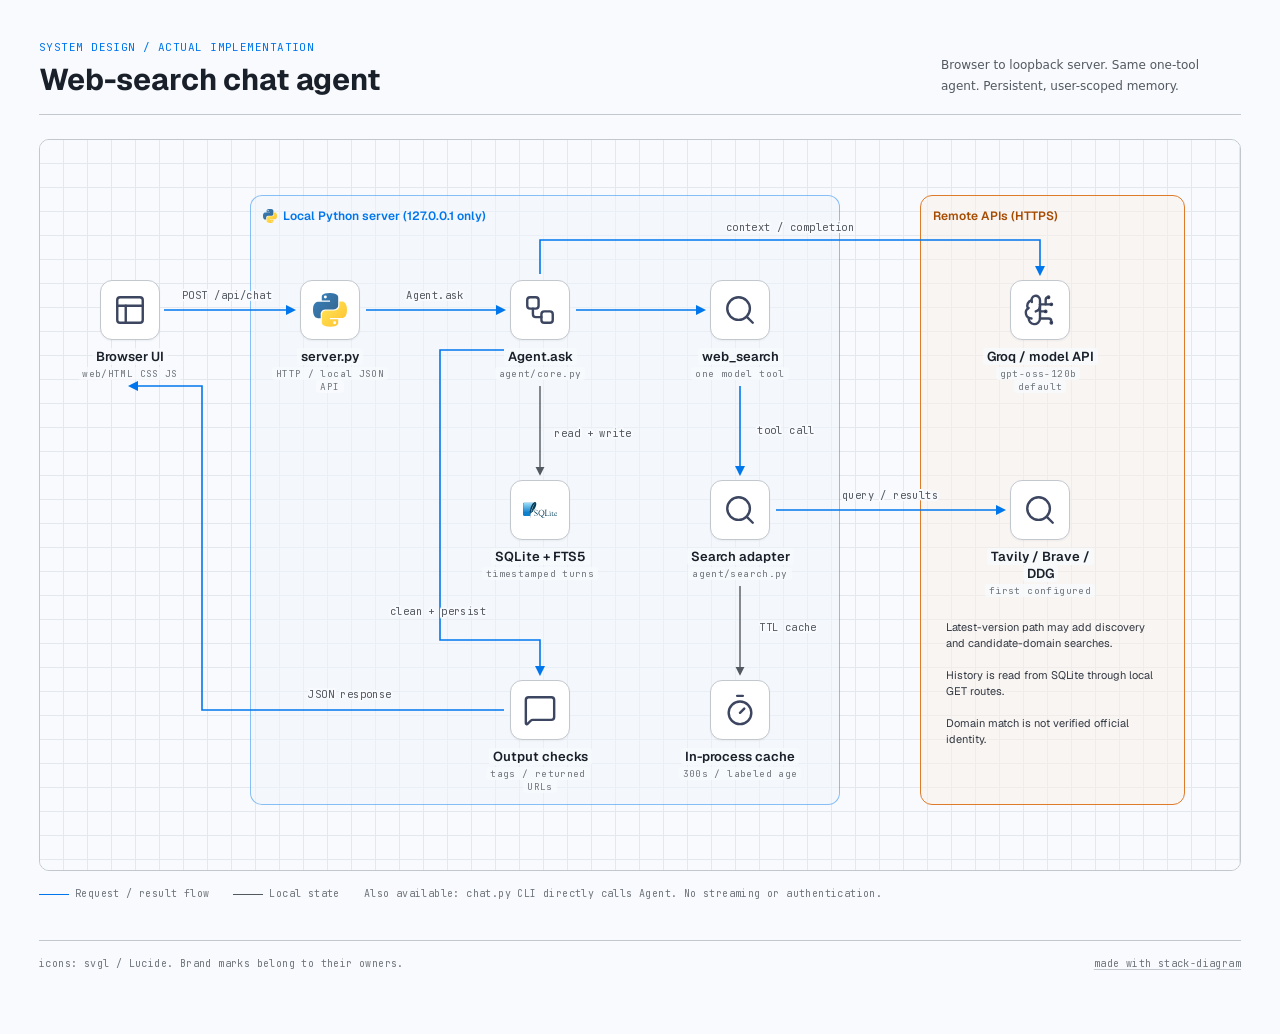
<file: docs/system-design.html>
<!DOCTYPE html>
<html lang="en"><!-- set lang to the label language, e.g. "ja" for Japanese labels -->
<head>
<meta charset="UTF-8">
<meta name="viewport" content="width=device-width, initial-scale=1.0">
<title>Web-search chat agent</title>
<style>
/* engineered-paper theme (cool near-white, one accent, mono labels)
 * All colors/fonts flow through the :root tokens — tweak tokens, not scattered values. */
:root {
  color-scheme: light;
  --color-paper:   oklch(98.5% 0.004 250);
  --color-paper-2: oklch(96.5% 0.005 252);
  --color-rule:    oklch(93% 0.007 255);    /* graph-paper grid */
  --color-rule-2:  oklch(83% 0.011 255);    /* hairline borders */
  --color-muted:   oklch(56% 0.013 255);
  --color-neutral: oklch(46% 0.015 255);    /* neutral edges */
  --color-ink-2:   oklch(34% 0.018 257);
  --color-ink:     oklch(24% 0.020 258);
  --color-accent:  oklch(58% 0.20 256);     /* primary-flow edges, one signal color */
  --color-graphite:oklch(24% 0.018 260);    /* dark tile for white/light logos */
  /* group palette A — warm vendor (e.g. Cloudflare/AWS orange). Retune hue per vendor. */
  --color-g1:      oklch(68% 0.15 55);
  --color-g1-soft: oklch(78% 0.12 55);
  --color-g1-ink:  oklch(52% 0.14 50);
  --color-g1-tint: oklch(96.5% 0.015 60 / .5);
  /* group palette B — accent-family (repo/tooling groups) */
  --color-accent-soft: oklch(58% 0.20 256 / .45);
  --color-accent-tint: oklch(97% 0.012 256 / .5);
  /* JP glyphs: name JP faces explicitly — bare sans-serif fallback on Linux picks Chinese-variant CJK */
  --font-display: "Geist", "Hiragino Sans", "Yu Gothic UI", "Noto Sans CJK JP", "Noto Sans JP", ui-sans-serif, system-ui, sans-serif;
  --font-body: "Hiragino Sans", "Yu Gothic UI", "Noto Sans CJK JP", "Noto Sans JP", ui-sans-serif, system-ui, sans-serif;
  --font-mono: "JetBrains Mono", ui-monospace, "SF Mono", Menlo, monospace;
  --space-xs: 4px; --space-sm: 8px; --space-md: 16px; --space-lg: 24px; --space-xl: 40px; --space-2xl: 64px;
  --radius-card: 10px; --radius-tile: 12px;
  /* translucent veil behind node label text: matches paper on plain canvas, blends into
     group tints instead of punching an off-color rectangle through them */
  --color-veil: oklch(98.5% 0.004 250 / .78);
}
/* Dark variant: set data-theme="dark" on <html>. Tiles stay white — brand logos are drawn
   for light grounds. Everything (arrowheads via context-stroke, legend via border-color)
   follows the tokens, so toggling the attribute is all it takes. */
[data-theme="dark"] {
  color-scheme: dark;
  --color-paper:   oklch(18% 0.012 255);
  --color-paper-2: oklch(22% 0.014 255);
  --color-rule:    oklch(24% 0.013 255);
  --color-rule-2:  oklch(38% 0.018 255);
  --color-muted:   oklch(65% 0.014 255);
  --color-neutral: oklch(72% 0.012 255);
  --color-ink-2:   oklch(85% 0.010 255);
  --color-ink:     oklch(94% 0.008 255);
  --color-accent:  oklch(70% 0.16 256);
  --color-graphite:oklch(31% 0.020 260);
  --color-g1:      oklch(70% 0.14 55);
  --color-g1-soft: oklch(58% 0.11 55);
  --color-g1-ink:  oklch(78% 0.12 55);
  --color-g1-tint: oklch(26% 0.030 60 / .40);
  --color-accent-soft: oklch(70% 0.16 256 / .5);
  --color-accent-tint: oklch(28% 0.045 256 / .35);
  --color-veil: oklch(18% 0.012 255 / .78);
}
@font-face { font-family:"Geist"; font-style:normal; font-weight:100 900; font-display:swap;
  src:url([data-uri]) format("woff2"); }
@font-face { font-family:"JetBrains Mono"; font-style:normal; font-weight:100 800; font-display:swap;
  src:url([data-uri]) format("woff2"); }
/* JetBrains Mono reads cramped at 9.5–11px; open every mono label slightly */
.kicker, .node .role, .el, .legend, .foot { letter-spacing: 0.04em; }
* { margin:0; padding:0; box-sizing:border-box; }
html, body { overflow-x: clip; }
body { background: var(--color-paper); color: var(--color-ink); font-family: var(--font-body); padding: var(--space-xl) var(--space-lg) var(--space-2xl); }
.page { width: fit-content; max-width: 100%; margin: 0 auto; }

.head { display:grid; grid-template-columns: 1fr auto; gap: var(--space-lg); align-items:end;
  padding-bottom: var(--space-md); border-bottom: 1px solid var(--color-rule-2); margin-bottom: var(--space-lg); }
.kicker { font-family: var(--font-mono); font-size: 11px;
  color: var(--color-accent); margin-bottom: var(--space-sm); }
h1 { font-family: var(--font-display); font-weight: 700; font-size: clamp(22px, 4vw, 30px);
  letter-spacing: -0.005em; line-height: 1.2; }
.lede { max-width: 300px; font-size: 12px; line-height: 1.7; color: var(--color-neutral); padding-bottom: 2px; }
@media (max-width: 680px) { .head { grid-template-columns: 1fr; align-items:start; } .lede { max-width:none; } }

.scroller { overflow-x: auto; border: 1px solid var(--color-rule-2); border-radius: var(--radius-card); }
/* CANVAS SIZE: set width/height here AND on svg.edges AND its viewBox — keep the three in sync */
.canvas { position: relative; width: 1200px; height: 730px; background: var(--color-paper);
  background-image:
    linear-gradient(var(--color-rule) 1px, transparent 1px),
    linear-gradient(90deg, var(--color-rule) 1px, transparent 1px);
  background-size: 24px 24px; background-position: -1px -1px; }

.group { position:absolute; border-radius: var(--radius-tile); }
/* group labels are names like node names (display font), written in the brand's own case.
   They sit inside the top-left corner, so the border stays unbroken and needs no mask */
.g-label { position:absolute; top:12px; left:12px; display:flex; align-items:center; gap:6px;
  font-family: var(--font-display); font-size: 12px; font-weight: 600;
  color: var(--color-neutral); white-space: nowrap; }
.g-label img { width: 14px; height: 14px; }
/* group labels sit on the group's tint, not on a white tile: in the dark theme swap in the brand's own
   dark-theme logo (lt/dk pair), or give a mark with black parts a white plate */
.g-label img.dk, .tile img.dk { display:none; }
[data-theme="dark"] .g-label img.lt, [data-theme="dark"] .tile img.lt { display:none; }
[data-theme="dark"] .g-label img.dk, [data-theme="dark"] .tile img.dk { display:block; }
[data-theme="dark"] .g-label img.plate { background:#fff; border-radius:3px; padding:2px; width:18px; height:18px; }
.group.ga { border:1.5px solid var(--color-g1); background: var(--color-g1-tint); }
.group.ga-nested { border:1.5px dashed var(--color-g1-soft); }
.group.gb { border:1.5px solid var(--color-accent-soft); background: var(--color-accent-tint); }
.group.ga > .g-label, .group.ga-nested > .g-label { color: var(--color-g1-ink); }
.group.gb > .g-label { color: var(--color-accent); }
.group.aws { border:1.5px solid var(--color-ink); border-radius:0; }
.group.aws > .g-label { top:-1.5px; left:-1.5px; gap:8px; color: var(--color-ink); }
.group.aws > .g-label img { width:30px; height:30px; }
.group.aws.az > .g-label { top:8px; left:12px; }
.group.aws.region, .group.aws.az { border-color:#00A4A6; border-style:dashed; }
.group.aws.vpc { border-color:#8C4FFF; }
.group.aws.private { border-color:#00A4A6; }
.group.aws.public { border-color:#7AA116; }
.group.gcp { border:1.5px solid #4285F4; border-radius:6px; }
.group.azure { border:1.5px solid #0078D4; border-radius:6px; }
.group.gcp > .g-label, .group.azure > .g-label { gap:8px; color: var(--color-ink); }
.group.gcp > .g-label img, .group.azure > .g-label img { width:20px; height:20px; }
.group.gcp.region, .group.azure.region { border-color: var(--color-rule-2); background: var(--color-paper-2); }
.group.gcp.vpc { border:1.5px dashed var(--color-ink-2); }
.group.gcp.subnet { border:1px dashed var(--color-neutral); }
.group.gcp.zone { border-color:#34A853; }
.group.azure.rg { border:1.5px dashed #0096D7; }
.group.azure.vnet { border:1.5px solid #A4CBFB; }
.group.azure.subnet { border:1px solid #A4CBFB; }
.group.azure.zone { border-color:#FFD965; }

.node { position:absolute; width:132px; text-align:center; }
.tile { width:60px; height:60px; margin:0 auto; border-radius: var(--radius-tile);
  background:#fff; border:1px solid var(--color-rule-2); display:grid; place-items:center;
  box-shadow: 0 1px 2px oklch(24% 0.02 258 / 0.05); transition: border-color .15s cubic-bezier(0.16,1,0.3,1); }
.node:hover .tile { border-color: var(--color-accent); }
.tile img { width:34px; height:34px; object-fit:contain; }
.tile.wide img { width:44px; }                       /* wide-aspect logos */
.tile.dark { background: var(--color-graphite); border-color: var(--color-graphite); }  /* white/light logos */
.tile.bare { background:none; border:none; box-shadow:none; }
.tile.bare img { width:60px; height:60px; }
.tile.bare.res img { width:44px; height:44px; }
.node .name { font-family: var(--font-display); font-weight:600; font-size:13px; margin-top: var(--space-sm); letter-spacing:0; }
.node .role { font-family: var(--font-mono); font-size:9.5px; color: var(--color-muted); margin-top:2px; }
/* veil behind label spans: crossing edges/grid fade behind text; translucent so it
   blends into group tints (a solid paper rectangle looks pasted-on inside tinted groups) */
.node .name span, .node .role span { background: var(--color-veil); backdrop-filter: blur(1.5px);
  padding: 0 var(--space-xs); border-radius: 3px; -webkit-box-decoration-break: clone; box-decoration-break: clone; }

svg.edges { position:absolute; inset:0; width:1200px; height:730px; pointer-events:none; }
.e  { stroke: var(--color-accent); stroke-width:1.6; fill:none; }   /* primary flow */
.n  { stroke: var(--color-neutral); stroke-width:1.4; fill:none; }  /* internal */
path.aws { stroke: var(--color-ink); stroke-width:1.6; fill:none; }
.dash { stroke-dasharray:4 5; }                                     /* dev / deploy */
.el { font-family: var(--font-mono); font-size:10.5px; fill: var(--color-neutral);
  paint-order: stroke; stroke: var(--color-paper); stroke-width:4px; stroke-linejoin:round; }  /* halo */
.el.a { fill: var(--color-accent); }

.legend { display:flex; gap: var(--space-lg); align-items:center; margin-top: var(--space-md);
  font-family: var(--font-mono); font-size:10px; color: var(--color-muted); flex-wrap:wrap; }
.legend .sw { display:inline-block; width:30px; vertical-align:middle; margin-right:6px;
  border-top:1.6px solid var(--color-accent); }
.legend .sw.n { border-color: var(--color-neutral); border-top-width:1.4px; }
.legend .sw.dash { border-top-style: dashed; }

.foot { margin-top: var(--space-xl); padding-top: var(--space-md); border-top: 1px solid var(--color-rule-2);
  display:flex; justify-content:space-between; gap: var(--space-md); flex-wrap:wrap;
  font-family: var(--font-mono); font-size:10px; color: var(--color-muted); }
.foot a { color: inherit; text-decoration-color: var(--color-rule-2); text-underline-offset: 2px; }
.foot a:hover { color: var(--color-accent); }
</style>
</head>
<body>
<div class="page">

  <header class="head">
    <div>
      <div class="kicker">SYSTEM DESIGN / ACTUAL IMPLEMENTATION</div>
      <h1>Web-search chat agent</h1>
    </div>
    <p class="lede">Browser to loopback server. Same one-tool agent. Persistent, user-scoped memory.</p>
  </header>

  <div class="scroller">
  <div class="canvas">

<div class="group gb" style="left:210px;top:55px;width:590px;height:610px"><div class="g-label"><img src="[data-uri]">Local Python server (127.0.0.1 only)</div></div>
<div class="group ga" style="left:880px;top:55px;width:265px;height:610px"><div class="g-label">Remote APIs (HTTPS)</div></div>
<svg class="edges" viewBox="0 0 1200 730"><defs><marker id="ar" viewBox="0 0 10 10" refX="8" refY="5" markerWidth="6.5" markerHeight="6.5" orient="auto-start-reverse"><path d="M0 0 L10 5 L0 10z" fill="context-stroke"/></marker></defs>
<path class="e" d="M124 170 H254" marker-end="url(#ar)"/><text class="el" x="187" y="159" text-anchor="middle">POST /api/chat</text><path class="e" d="M326 170 H464" marker-end="url(#ar)"/><text class="el" x="395" y="159" text-anchor="middle">Agent.ask</text><path class="e" d="M500 134 V100 H1000 V134" marker-end="url(#ar)"/><text class="el" x="750" y="91" text-anchor="middle">context / completion</text><path class="n" d="M500 246 V334" marker-end="url(#ar)"/><text class="el" x="553" y="297" text-anchor="middle">read + write</text><path class="e" d="M700 246 V334" marker-end="url(#ar)"/><text class="el" x="746" y="294" text-anchor="middle">tool call</text><path class="e" d="M736 370 H964" marker-end="url(#ar)"/><text class="el" x="850" y="359" text-anchor="middle">query / results</text><path class="n" d="M700 446 V534" marker-end="url(#ar)"/><text class="el" x="748" y="491" text-anchor="middle">TTL cache</text><path class="e" d="M464 210 H400 V500 H500 V534" marker-end="url(#ar)"/><text class="el" x="398" y="475" text-anchor="middle">clean + persist</text><path class="e" d="M464 570 H162 V246 H90" marker-end="url(#ar)"/><text class="el" x="310" y="558" text-anchor="middle">JSON response</text><path class="e" d="M536 170 H664" marker-end="url(#ar)"/></svg><div class="node" style="left:24px;top:140px"><div class="tile"><img src="[data-uri]"></div><div class="name"><span>Browser UI</span></div><div class="role"><span>web/HTML CSS JS</span></div></div><div class="node" style="left:224px;top:140px"><div class="tile"><img src="[data-uri]"></div><div class="name"><span>server.py</span></div><div class="role"><span>HTTP / local JSON API</span></div></div><div class="node" style="left:434px;top:140px"><div class="tile"><img src="[data-uri]"></div><div class="name"><span>Agent.ask</span></div><div class="role"><span>agent/core.py</span></div></div><div class="node" style="left:634px;top:140px"><div class="tile"><img src="[data-uri]"></div><div class="name"><span>web_search</span></div><div class="role"><span>one model tool</span></div></div><div class="node" style="left:934px;top:140px"><div class="tile"><img src="[data-uri]"></div><div class="name"><span>Groq / model API</span></div><div class="role"><span>gpt-oss-120b default</span></div></div><div class="node" style="left:434px;top:340px"><div class="tile"><img src="[data-uri]"></div><div class="name"><span>SQLite + FTS5</span></div><div class="role"><span>timestamped turns</span></div></div><div class="node" style="left:634px;top:340px"><div class="tile"><img src="[data-uri]"></div><div class="name"><span>Search adapter</span></div><div class="role"><span>agent/search.py</span></div></div><div class="node" style="left:934px;top:340px"><div class="tile"><img src="[data-uri]"></div><div class="name"><span>Tavily / Brave / DDG</span></div><div class="role"><span>first configured</span></div></div><div class="node" style="left:634px;top:540px"><div class="tile"><img src="[data-uri]"></div><div class="name"><span>In-process cache</span></div><div class="role"><span>300s / labeled age</span></div></div><div class="node" style="left:434px;top:540px"><div class="tile"><img src="[data-uri]"></div><div class="name"><span>Output checks</span></div><div class="role"><span>tags / returned URLs</span></div></div><div style="position:absolute;left:906px;top:480px;width:210px;font:11px var(--font-display);line-height:1.45;color:var(--color-ink-2)">Latest-version path may add discovery and candidate-domain searches.<br><br>History is read from SQLite through local GET routes.<br><br>Domain match is not verified official identity.</div></div></div><div class="legend"><span><i class="sw"></i>Request / result flow</span><span><i class="sw n"></i>Local state</span><span>Also available: chat.py CLI directly calls Agent. No streaming or authentication.</span></div><footer class="foot"><span>icons: svgl / Lucide. Brand marks belong to their owners.</span><a href="https://github.com/caru-ini/stack-diagram">made with stack-diagram</a></footer></div></body></html>
</file>
